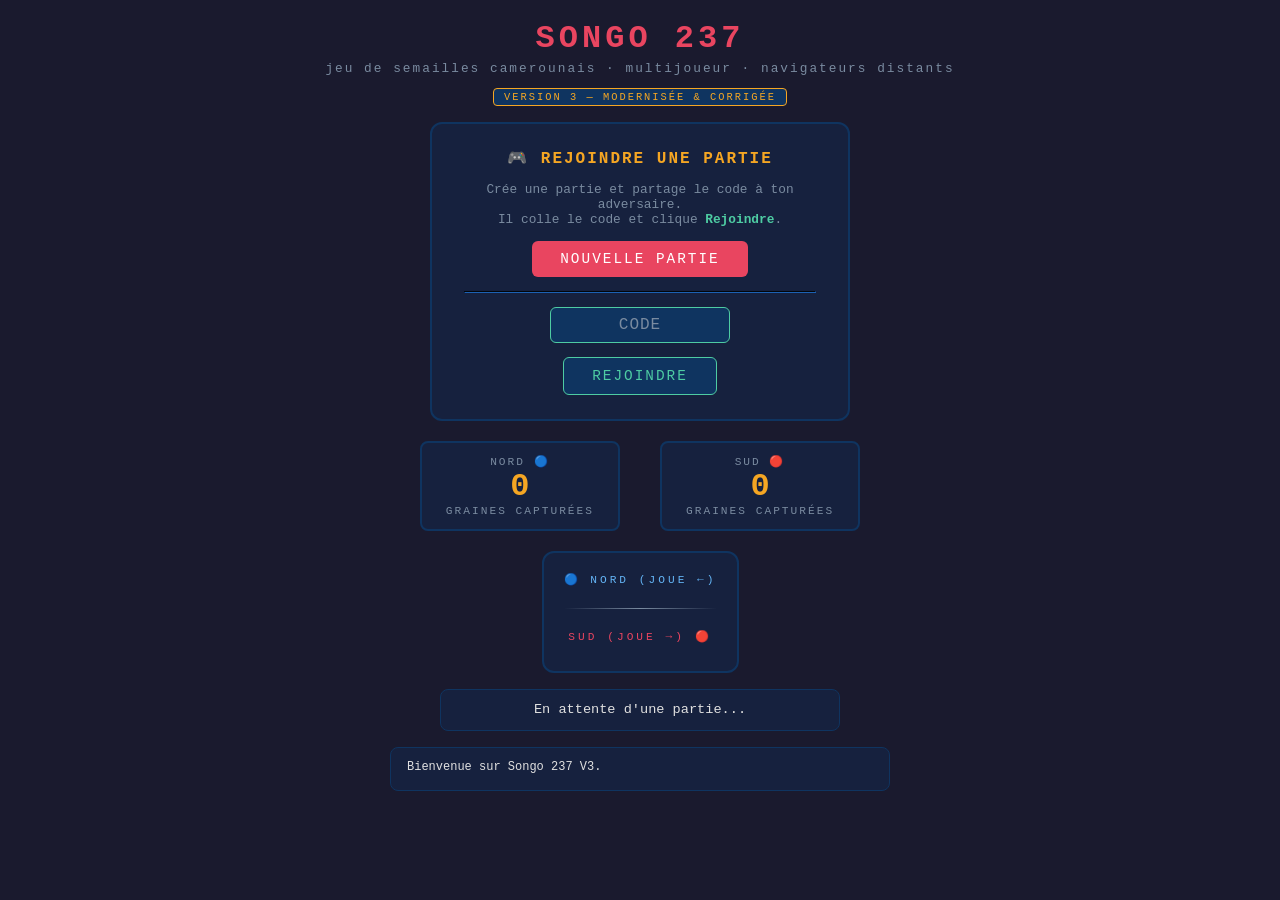
<file: songo-v3/index.html>
<!DOCTYPE html>
<html lang="fr">
<head>
  <meta charset="UTF-8" />
  <meta name="viewport" content="width=device-width, initial-scale=1.0" />
  <title>Songo 237 – Version 3 (Multijoueur Ajax)</title>
  <link rel="stylesheet" href="css/style.css">
</head>
<body>
  <h1>Songo 237</h1>
  <p class="subtitle">jeu de semailles camerounais · multijoueur · navigateurs distants</p>
  <div class="badge-v3">VERSION 3 — MODERNISÉE & CORRIGÉE</div>

  <div id="lobby">
    <h2>🎮 Rejoindre une Partie</h2>
    <p style="color:var(--dim);font-size:0.8rem;text-align:center">
      Crée une partie et partage le code à ton adversaire.<br>
      Il colle le code et clique <strong style="color:var(--highlight)">Rejoindre</strong>.
    </p>
    <div class="lobby-btns">
      <button class="btn" id="btn-new-game">Nouvelle Partie</button>
    </div>
    <hr style="width:100%;border-color:var(--card)">
    <input type="text" id="code-input" placeholder="CODE" maxlength="6" />
    <button class="btn secondary" id="btn-join-game">Rejoindre</button>
  </div>

  <div id="game-code"></div>

  <div class="scores">
    <div class="score-box" id="score-north">
      <div class="label">Nord 🔵</div>
      <div class="value" id="val-north">0</div>
      <div class="label">graines capturées</div>
    </div>
    <div class="score-box" id="score-south">
      <div class="label">Sud 🔴</div>
      <div class="value" id="val-south">0</div>
      <div class="label">graines capturées</div>
    </div>
  </div>

  <div class="tablier">
    <div class="camp-label north">🔵 Nord (joue ←)</div>
    <div class="row" id="row-north"></div>
    <div class="divider"><div class="divider-line"></div></div>
    <div class="row" id="row-south"></div>
    <div class="camp-label south" style="margin-top:8px">Sud (joue →) 🔴</div>
  </div>

  <div class="status-bar" id="status">En attente d'une partie...</div>
  <div class="log" id="log"><p>Bienvenue sur Songo 237 V3.</p></div>

  <script src="js/constants.js"></script>
  <script src="js/engine.js"></script>
  <script src="js/ui.js"></script>
  <script src="js/ajax.js"></script>
</body>
</html>
</file>
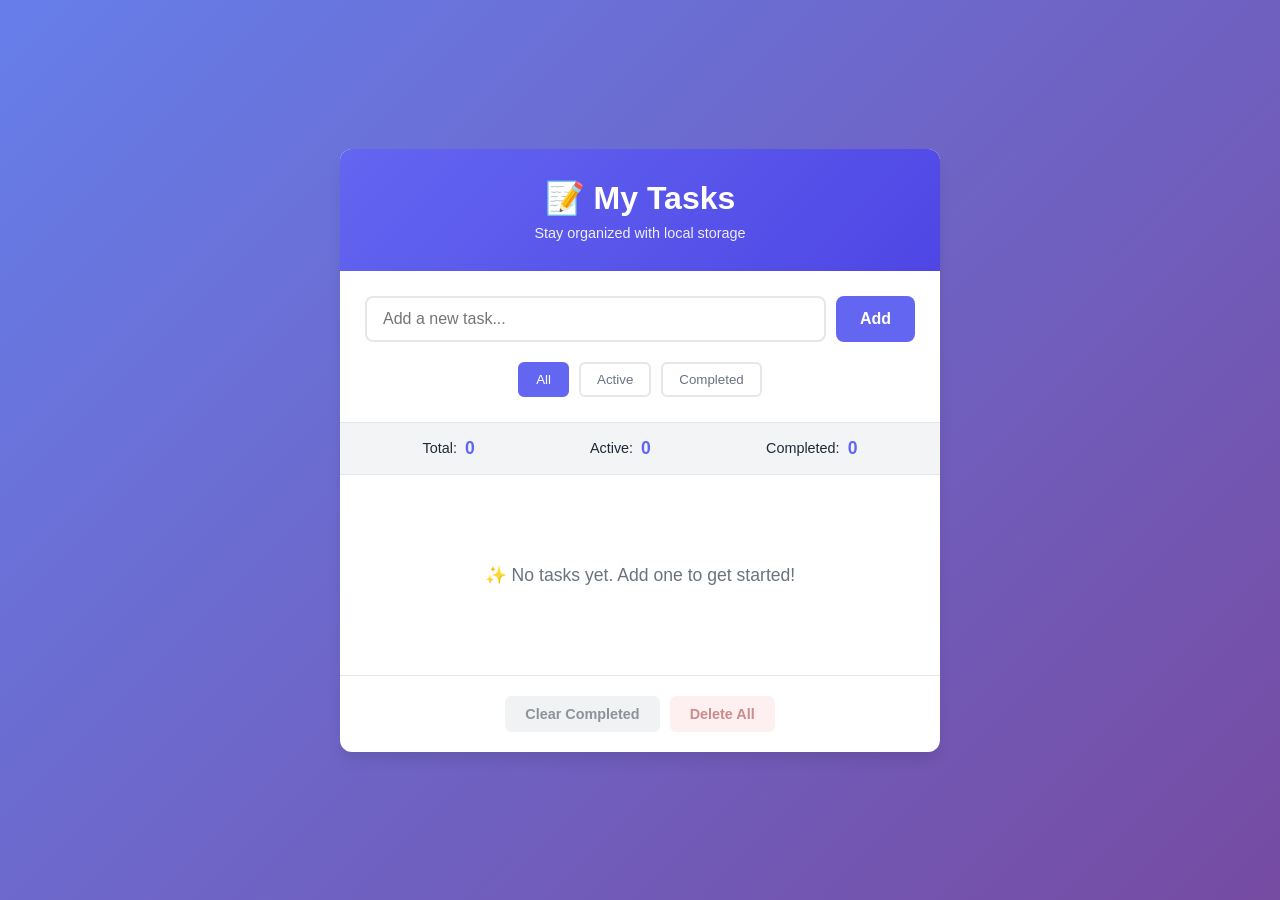
<file: todo-app/index.html>
<!DOCTYPE html>
<html lang="en">
<head>
    <meta charset="UTF-8">
    <meta name="viewport" content="width=device-width, initial-scale=1.0">
    <title>Todo List App - Local Storage</title>
    <link rel="stylesheet" href="css/todo.css">
</head>
<body>
    <div class="container">
        <div class="todo-wrapper">
            <header class="todo-header">
                <h1>📝 My Tasks</h1>
                <p class="subtitle">Stay organized with local storage</p>
            </header>

            <div class="input-section">
                <div class="input-group">
                    <input 
                        type="text" 
                        id="todoInput" 
                        class="todo-input" 
                        placeholder="Add a new task..."
                        autocomplete="off"
                    >
                    <button id="addBtn" class="btn-add">Add</button>
                </div>
                <div class="filters">
                    <button class="filter-btn active" data-filter="all">All</button>
                    <button class="filter-btn" data-filter="active">Active</button>
                    <button class="filter-btn" data-filter="completed">Completed</button>
                </div>
            </div>

            <div class="stats">
                <span>Total: <strong id="totalCount">0</strong></span>
                <span>Active: <strong id="activeCount">0</strong></span>
                <span>Completed: <strong id="completedCount">0</strong></span>
            </div>

            <div class="todo-list-container">
                <ul id="todoList" class="todo-list"></ul>
                <div id="emptyState" class="empty-state">
                    <p>✨ No tasks yet. Add one to get started!</p>
                </div>
            </div>

            <div class="actions">
                <button id="clearCompleted" class="btn-secondary">Clear Completed</button>
                <button id="deleteAll" class="btn-danger">Delete All</button>
            </div>
        </div>
    </div>

    <script src="js/todo.js"></script>
</body>
</html>
</file>
<file: songo-v3/css/style.css>
:root {
  --bg: #1a1a2e;
  --surface: #16213e;
  --card: #0f3460;
  --accent: #e94560;
  --gold: #f5a623;
  --text: #e0e0e0;
  --dim: #7a8ba0;
  --highlight: #4ecca3;
  --white: #ffffff;
}

* {
  box-sizing: border-box;
  margin: 0;
  padding: 0;
}

body {
  background: var(--bg);
  color: var(--text);
  font-family: 'Courier New', monospace;
  min-height: 100vh;
  display: flex;
  flex-direction: column;
  align-items: center;
  padding: 20px;
}

h1 {
  font-size: 2rem;
  color: var(--accent);
  letter-spacing: 4px;
  text-transform: uppercase;
  margin-bottom: 4px;
}

.subtitle {
  color: var(--dim);
  font-size: 0.8rem;
  letter-spacing: 2px;
  margin-bottom: 12px;
}

.badge-v3 {
  background: var(--card);
  color: var(--gold);
  border: 1px solid var(--gold);
  border-radius: 4px;
  font-size: 0.65rem;
  letter-spacing: 2px;
  padding: 2px 10px;
  margin-bottom: 16px;
  text-transform: uppercase;
}

#lobby {
  background: var(--surface);
  border: 2px solid var(--card);
  border-radius: 12px;
  padding: 24px 32px;
  display: flex;
  flex-direction: column;
  align-items: center;
  gap: 14px;
  margin-bottom: 20px;
  width: 100%;
  max-width: 420px;
}

#lobby h2 {
  color: var(--gold);
  font-size: 1rem;
  letter-spacing: 2px;
  text-transform: uppercase;
}

#lobby input {
  background: var(--card);
  border: 1px solid var(--highlight);
  color: var(--text);
  border-radius: 6px;
  padding: 8px 14px;
  font-family: 'Courier New', monospace;
  font-size: 1rem;
  letter-spacing: 4px;
  text-transform: uppercase;
  text-align: center;
  width: 180px;
}

#lobby input::placeholder {
  color: var(--dim);
  letter-spacing: 1px;
}

.lobby-btns {
  display: flex;
  gap: 12px;
}

#game-code {
  background: var(--card);
  border: 1px solid var(--gold);
  border-radius: 8px;
  padding: 8px 20px;
  text-align: center;
  font-size: 0.8rem;
  color: var(--gold);
  letter-spacing: 3px;
  margin-bottom: 16px;
  display: none;
}

.scores {
  display: flex;
  gap: 40px;
  margin-bottom: 20px;
}

.score-box {
  background: var(--surface);
  border: 2px solid var(--card);
  border-radius: 8px;
  padding: 12px 24px;
  text-align: center;
  min-width: 120px;
  transition: border-color 0.3s;
}

.score-box.active {
  border-color: var(--highlight);
  box-shadow: 0 0 12px rgba(78, 204, 163, 0.3);
}

.score-box.mine {
  border-color: var(--gold) !important;
}

.score-box .label {
  font-size: 0.7rem;
  letter-spacing: 2px;
  color: var(--dim);
  text-transform: uppercase;
}

.score-box .value {
  font-size: 2rem;
  font-weight: bold;
  color: var(--gold);
}

.tablier {
  background: var(--surface);
  border: 2px solid var(--card);
  border-radius: 12px;
  padding: 20px;
  margin-bottom: 16px;
}

.camp-label {
  font-size: 0.7rem;
  letter-spacing: 3px;
  color: var(--dim);
  text-transform: uppercase;
  text-align: center;
  margin-bottom: 8px;
}

.camp-label.north {
  color: #64b5f6;
}

.camp-label.south {
  color: var(--accent);
}

.row {
  display: flex;
  gap: 8px;
  justify-content: center;
}

.pit {
  width: 64px;
  height: 64px;
  background: var(--card);
  border: 2px solid #1e4080;
  border-radius: 8px;
  display: flex;
  flex-direction: column;
  align-items: center;
  justify-content: center;
  cursor: default;
  position: relative;
  transition: all 0.2s;
  user-select: none;
}

.pit .pit-id {
  font-size: 0.55rem;
  color: var(--dim);
  position: absolute;
  top: 4px;
  left: 6px;
  letter-spacing: 1px;
}

.pit .pit-num {
  font-size: 1.5rem;
  font-weight: bold;
  color: var(--text);
}

.pit.playable {
  cursor: pointer;
  border-color: var(--highlight);
  background: #0d4a3c;
  box-shadow: 0 0 8px rgba(78, 204, 163, 0.4);
}

.pit.playable:hover {
  background: #0f5e4b;
  transform: translateY(-2px);
  box-shadow: 0 4px 16px rgba(78, 204, 163, 0.6);
}

.pit.empty .pit-num {
  color: var(--dim);
}

.pit.just-sown {
  animation: pulse 0.6s ease;
}

@keyframes pulse {
  0% { background: #1a5c44; }
  50% { background: #0f8060; }
  100% { background: var(--card); }
}

.divider {
  height: 12px;
  display: flex;
  align-items: center;
  justify-content: center;
  margin: 8px 0;
}

.divider-line {
  flex: 1;
  height: 1px;
  background: linear-gradient(to right, transparent, var(--dim), transparent);
}

.status-bar {
  background: var(--surface);
  border: 1px solid var(--card);
  border-radius: 8px;
  padding: 10px 24px;
  text-align: center;
  font-size: 0.85rem;
  min-width: 400px;
  margin-bottom: 16px;
  min-height: 40px;
  line-height: 1.5;
}

.status-bar .player-name {
  color: var(--highlight);
  font-weight: bold;
}

.status-bar.win {
  border-color: var(--gold);
  color: var(--gold);
}

.status-bar.error {
  border-color: var(--accent);
  color: var(--accent);
}

.status-bar.info {
  border-color: var(--accent);
  color: var(--text);
}

.log {
  background: var(--surface);
  border: 1px solid var(--card);
  border-radius: 8px;
  padding: 12px 16px;
  width: 100%;
  max-width: 500px;
  max-height: 100px;
  overflow-y: auto;
  font-size: 0.75rem;
  color: var(--dim);
  margin-bottom: 16px;
}

.log p {
  margin-bottom: 4px;
}

.log p:last-child {
  color: var(--text);
}

.btn {
  background: var(--accent);
  color: var(--white);
  border: none;
  border-radius: 6px;
  padding: 10px 28px;
  font-family: 'Courier New', monospace;
  font-size: 0.9rem;
  letter-spacing: 2px;
  cursor: pointer;
  text-transform: uppercase;
  transition: opacity 0.2s, transform 0.1s;
}

.btn.secondary {
  background: var(--card);
  border: 1px solid var(--highlight);
  color: var(--highlight);
}

.btn:hover {
  opacity: 0.85;
  transform: translateY(-1px);
}
</file>
<file: todo-app/css/todo.css>
:root {
    --primary: #6366f1;
    --primary-dark: #4f46e5;
    --primary-light: #818cf8;
    --success: #10b981;
    --danger: #ef4444;
    --warning: #f59e0b;
    --bg: #f9fafb;
    --surface: #ffffff;
    --border: #e5e7eb;
    --text: #1f2937;
    --text-light: #6b7280;
    --shadow: 0 1px 3px rgba(0, 0, 0, 0.1);
    --shadow-lg: 0 10px 15px -3px rgba(0, 0, 0, 0.1);
}

* {
    margin: 0;
    padding: 0;
    box-sizing: border-box;
}

body {
    font-family: -apple-system, BlinkMacSystemFont, 'Segoe UI', 'Roboto', 'Oxygen',
        'Ubuntu', 'Cantarell', 'Fira Sans', 'Droid Sans', 'Helvetica Neue', sans-serif;
    background: linear-gradient(135deg, #667eea 0%, #764ba2 100%);
    min-height: 100vh;
    display: flex;
    align-items: center;
    justify-content: center;
    padding: 20px;
}

.container {
    width: 100%;
    max-width: 600px;
}

.todo-wrapper {
    background: var(--surface);
    border-radius: 12px;
    box-shadow: var(--shadow-lg);
    overflow: hidden;
    animation: slideUp 0.3s ease;
}

@keyframes slideUp {
    from {
        opacity: 0;
        transform: translateY(20px);
    }
    to {
        opacity: 1;
        transform: translateY(0);
    }
}

.todo-header {
    background: linear-gradient(135deg, var(--primary) 0%, var(--primary-dark) 100%);
    color: white;
    padding: 30px 25px;
    text-align: center;
}

.todo-header h1 {
    font-size: 2rem;
    margin-bottom: 8px;
    font-weight: 700;
}

.subtitle {
    font-size: 0.9rem;
    opacity: 0.9;
    font-weight: 500;
}

.input-section {
    padding: 25px;
    border-bottom: 1px solid var(--border);
}

.input-group {
    display: flex;
    gap: 10px;
    margin-bottom: 20px;
}

.todo-input {
    flex: 1;
    padding: 12px 16px;
    border: 2px solid var(--border);
    border-radius: 8px;
    font-size: 1rem;
    transition: all 0.3s ease;
    font-family: inherit;
}

.todo-input:focus {
    outline: none;
    border-color: var(--primary);
    box-shadow: 0 0 0 3px rgba(99, 102, 241, 0.1);
}

.btn-add {
    padding: 12px 24px;
    background: var(--primary);
    color: white;
    border: none;
    border-radius: 8px;
    font-size: 1rem;
    font-weight: 600;
    cursor: pointer;
    transition: all 0.3s ease;
}

.btn-add:hover {
    background: var(--primary-dark);
    transform: translateY(-2px);
    box-shadow: var(--shadow-lg);
}

.btn-add:active {
    transform: translateY(0);
}

.filters {
    display: flex;
    gap: 10px;
    justify-content: center;
}

.filter-btn {
    padding: 8px 16px;
    border: 2px solid var(--border);
    background: transparent;
    border-radius: 6px;
    cursor: pointer;
    transition: all 0.3s ease;
    font-weight: 500;
    color: var(--text-light);
}

.filter-btn:hover {
    border-color: var(--primary);
    color: var(--primary);
}

.filter-btn.active {
    background: var(--primary);
    border-color: var(--primary);
    color: white;
}

.stats {
    display: flex;
    justify-content: space-around;
    padding: 15px 25px;
    background: #f3f4f6;
    border-bottom: 1px solid var(--border);
    font-size: 0.9rem;
    color: var(--text);
}

.stats span {
    display: flex;
    align-items: center;
    gap: 8px;
}

.stats strong {
    color: var(--primary);
    font-size: 1.1rem;
}

.todo-list-container {
    min-height: 200px;
    position: relative;
}

.todo-list {
    list-style: none;
    padding: 10px 0;
}

.todo-item {
    display: flex;
    align-items: center;
    gap: 12px;
    padding: 16px 25px;
    border-bottom: 1px solid var(--border);
    transition: all 0.2s ease;
    animation: slideIn 0.3s ease;
}

@keyframes slideIn {
    from {
        opacity: 0;
        transform: translateX(-10px);
    }
    to {
        opacity: 1;
        transform: translateX(0);
    }
}

.todo-item:hover {
    background: #f9fafb;
}

.todo-item.completed {
    opacity: 0.6;
}

.todo-item.completed .todo-text {
    text-decoration: line-through;
    color: var(--text-light);
}

.todo-checkbox {
    width: 22px;
    height: 22px;
    cursor: pointer;
    accent-color: var(--success);
}

.todo-text {
    flex: 1;
    font-size: 1rem;
    color: var(--text);
    word-break: break-word;
    transition: all 0.2s ease;
}

.todo-priority {
    padding: 4px 10px;
    border-radius: 4px;
    font-size: 0.75rem;
    font-weight: 600;
    text-transform: uppercase;
}

.priority-high {
    background: #fee2e2;
    color: #991b1b;
}

.priority-medium {
    background: #fef3c7;
    color: #92400e;
}

.priority-low {
    background: #dbeafe;
    color: #0c2d6b;
}

.todo-date {
    font-size: 0.8rem;
    color: var(--text-light);
}

.todo-actions {
    display: flex;
    gap: 8px;
}

.btn-edit, .btn-delete {
    padding: 6px 10px;
    border: none;
    border-radius: 4px;
    cursor: pointer;
    font-size: 0.8rem;
    font-weight: 600;
    transition: all 0.2s ease;
}

.btn-edit {
    background: #dbeafe;
    color: #0c2d6b;
}

.btn-edit:hover {
    background: #bfdbfe;
}

.btn-delete {
    background: #fee2e2;
    color: #991b1b;
}

.btn-delete:hover {
    background: #fecaca;
}

.empty-state {
    position: absolute;
    top: 50%;
    left: 50%;
    transform: translate(-50%, -50%);
    text-align: center;
    color: var(--text-light);
    font-size: 1.1rem;
    width: 100%;
}

.actions {
    display: flex;
    gap: 10px;
    padding: 20px 25px;
    border-top: 1px solid var(--border);
    justify-content: center;
}

.btn-secondary, .btn-danger {
    padding: 10px 20px;
    border: none;
    border-radius: 6px;
    cursor: pointer;
    font-weight: 600;
    transition: all 0.2s ease;
    font-size: 0.9rem;
}

.btn-secondary {
    background: #e5e7eb;
    color: var(--text);
}

.btn-secondary:hover {
    background: #d1d5db;
}

.btn-danger {
    background: #fee2e2;
    color: #991b1b;
}

.btn-danger:hover {
    background: #fecaca;
}

.btn-secondary:disabled, .btn-danger:disabled {
    opacity: 0.5;
    cursor: not-allowed;
}

/* Modal Styles */
.modal {
    display: none;
    position: fixed;
    top: 0;
    left: 0;
    width: 100%;
    height: 100%;
    background: rgba(0, 0, 0, 0.5);
    z-index: 1000;
    align-items: center;
    justify-content: center;
}

.modal.active {
    display: flex;
    animation: fadeIn 0.3s ease;
}

@keyframes fadeIn {
    from {
        opacity: 0;
    }
    to {
        opacity: 1;
    }
}

.modal-content {
    background: white;
    padding: 30px;
    border-radius: 12px;
    box-shadow: var(--shadow-lg);
    max-width: 400px;
    width: 90%;
    animation: slideUp 0.3s ease;
}

.modal-title {
    font-size: 1.5rem;
    margin-bottom: 20px;
    color: var(--text);
}

.form-group {
    margin-bottom: 16px;
}

.form-group label {
    display: block;
    margin-bottom: 8px;
    color: var(--text);
    font-weight: 600;
    font-size: 0.9rem;
}

.form-group input,
.form-group select,
.form-group textarea {
    width: 100%;
    padding: 10px 12px;
    border: 2px solid var(--border);
    border-radius: 6px;
    font-family: inherit;
    font-size: 1rem;
    transition: all 0.2s ease;
}

.form-group input:focus,
.form-group select:focus,
.form-group textarea:focus {
    outline: none;
    border-color: var(--primary);
    box-shadow: 0 0 0 3px rgba(99, 102, 241, 0.1);
}

.modal-actions {
    display: flex;
    gap: 10px;
    justify-content: flex-end;
    margin-top: 24px;
}

/* Responsive */
@media (max-width: 600px) {
    .todo-header h1 {
        font-size: 1.5rem;
    }

    .input-group {
        flex-direction: column;
    }

    .filters {
        flex-wrap: wrap;
    }

    .stats {
        flex-direction: column;
        gap: 10px;
    }

    .actions {
        flex-direction: column;
    }

    .btn-secondary, .btn-danger {
        width: 100%;
    }
}
</file>
